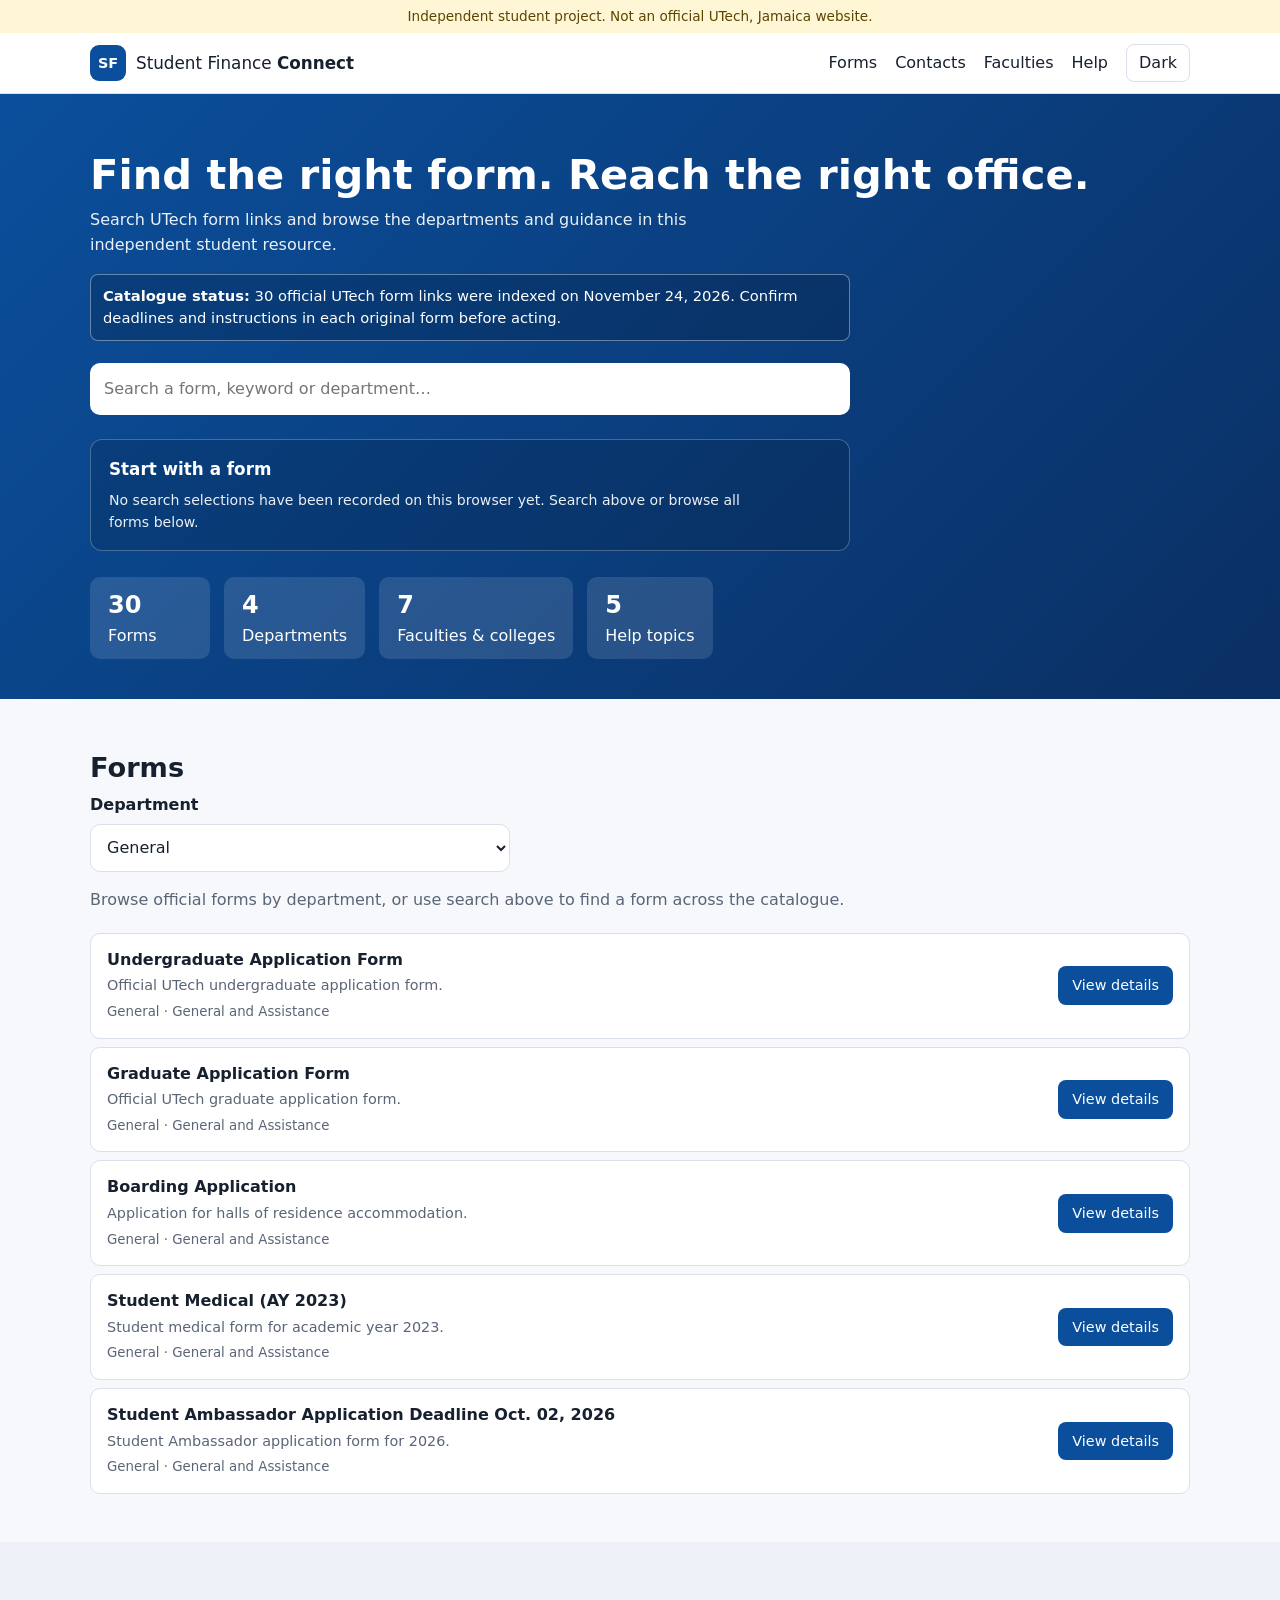
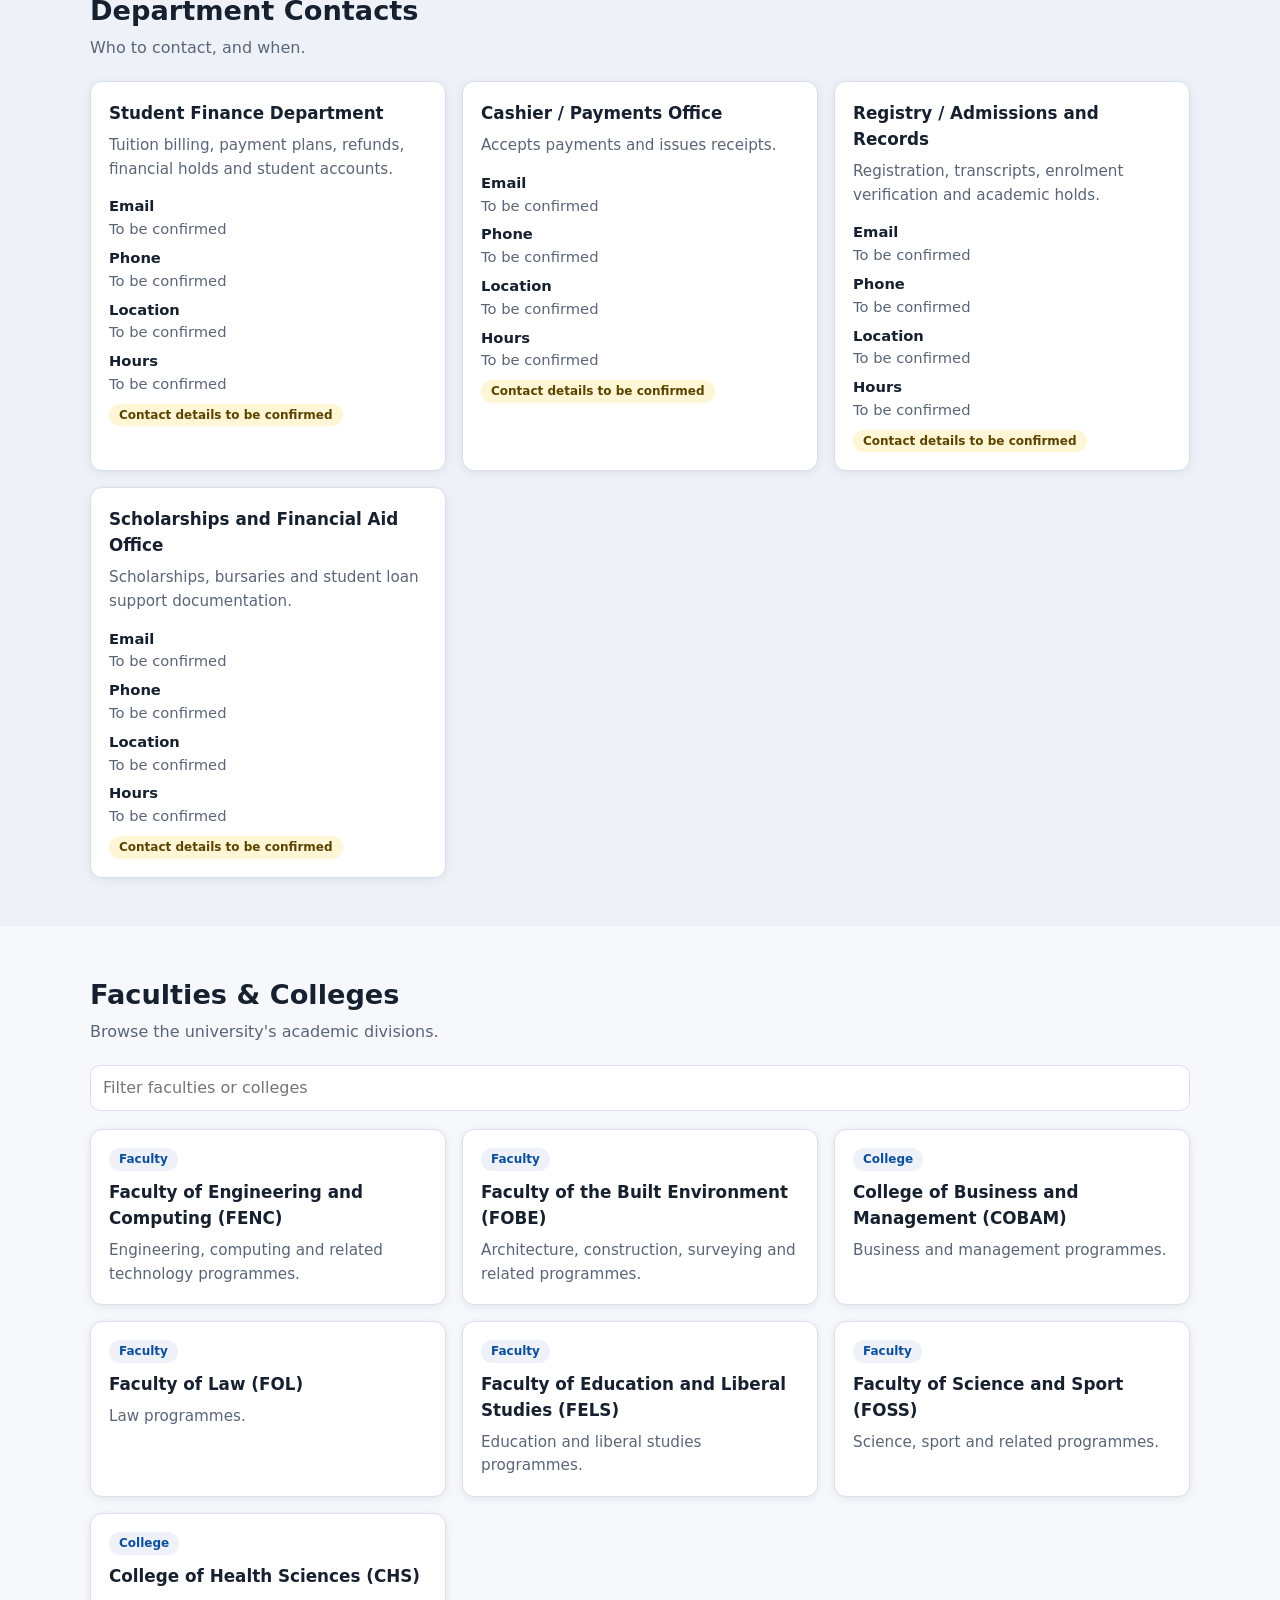
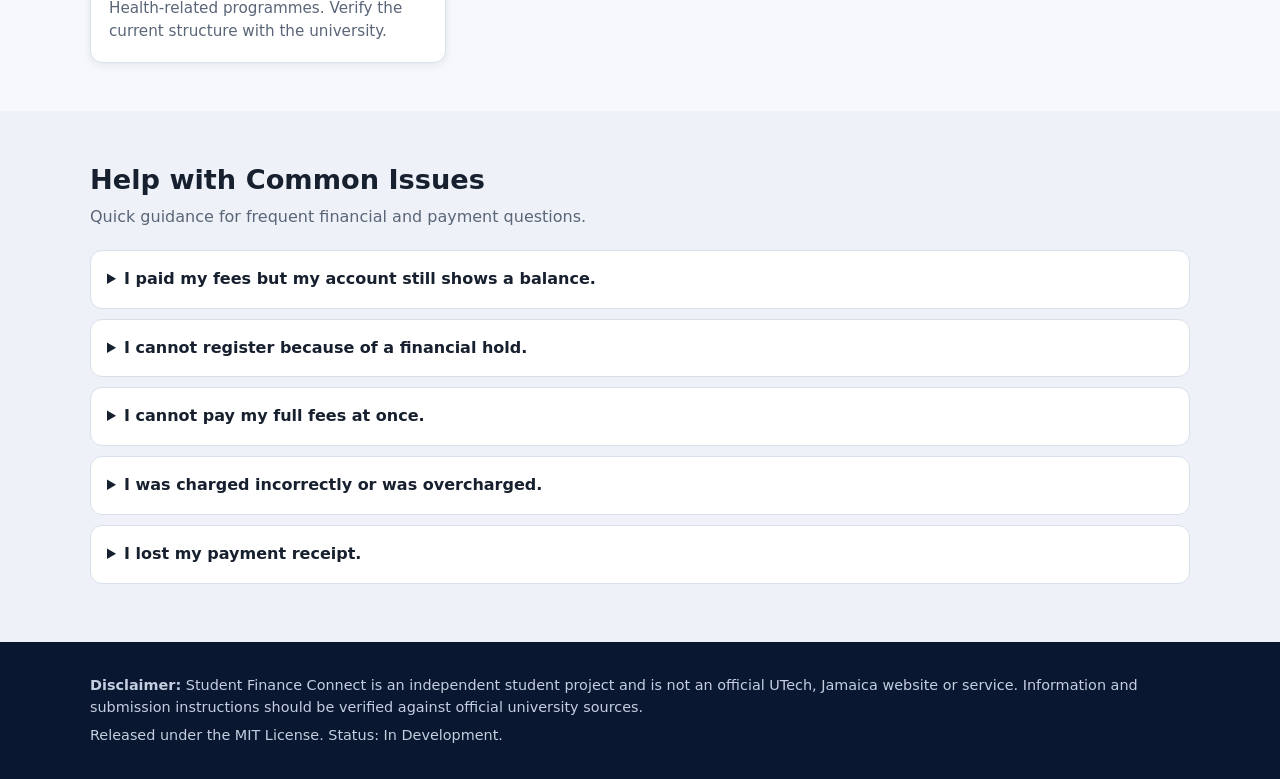
<file: index.html>
<!DOCTYPE html>
<html lang="en">
<head>
  <meta charset="UTF-8">
  <meta name="viewport" content="width=device-width, initial-scale=1">
  <meta name="description" content="Student Finance Connect: an independent student-built portal for finding Student Finance forms, departments and guidance at UTech, Jamaica.">
  <title>Student Finance Connect</title>
  <link rel="stylesheet" href="css/style.css">
</head>
<body>
  <a class="skip" href="#main">Skip to content</a>

  <div class="banner" role="note">
    Independent student project. Not an official UTech, Jamaica website.
  </div>

  <header class="site-header">
    <div class="wrap header-inner">
      <a class="brand" href="#home" aria-label="Student Finance Connect home">
        <span class="logo" aria-hidden="true">SF</span>
        <span>Student Finance <strong>Connect</strong></span>
      </a>
      <button class="menu-btn" id="menuBtn" aria-expanded="false" aria-controls="nav">Menu</button>
      <nav id="nav" class="nav" aria-label="Main">
        <a href="#forms">Forms</a>
        <a href="#departments">Contacts</a>
        <a href="#faculties">Faculties</a>
        <a href="#help">Help</a>
        <button id="themeBtn" class="theme-btn" aria-label="Toggle dark mode">Dark</button>
      </nav>
    </div>
  </header>

  <main id="main">
    <section id="home" class="hero">
      <div class="wrap">
        <h1>Find the right form. Reach the right office.</h1>
        <p>Search UTech form links and browse the departments and guidance in this independent student resource.</p>
        <p class="catalogue-status" role="note"><strong>Catalogue status:</strong> 30 official UTech form links were indexed on November 24, 2026. Confirm deadlines and instructions in each original form before acting.</p>
        <div class="search" role="search">
          <label for="globalSearch" class="sr">Search forms and departments</label>
          <input id="globalSearch" type="search" placeholder="Search a form, keyword or department…" autocomplete="off" aria-controls="searchResults" aria-autocomplete="list">
          <button type="button" id="clearSearch" hidden aria-label="Clear search">Clear</button>
        </div>
        <div id="searchResults" class="search-results" aria-live="polite" hidden></div>
        <div id="popularForm" class="popular-form"></div>
        <div class="stats" id="stats"></div>
      </div>
    </section>

    <section id="forms" class="section">
      <div class="wrap">
        <h2>Forms</h2>
        <div class="form-directory-controls">
          <label for="formDepartment">Department</label>
          <select id="formDepartment" aria-controls="formsGrid"></select>
        </div>
        <p class="lead">Browse official forms by department, or use search above to find a form across the catalogue.</p>
        <div id="formsGrid" class="compact-list" aria-live="polite"></div>
      </div>
    </section>

    <section id="departments" class="section alt">
      <div class="wrap">
        <h2>Department Contacts</h2>
        <p class="lead">Who to contact, and when.</p>
        <div id="deptGrid" class="grid"></div>
      </div>
    </section>

    <section id="faculties" class="section">
      <div class="wrap">
        <h2>Faculties &amp; Colleges</h2>
        <p class="lead">Browse the university's academic divisions.</p>
        <div class="toolbar">
          <label class="sr" for="facultyFilter">Filter faculties</label>
          <input id="facultyFilter" type="search" placeholder="Filter faculties or colleges">
        </div>
        <div id="facultyGrid" class="grid"></div>
      </div>
    </section>

    <section id="help" class="section alt">
      <div class="wrap">
        <h2>Help with Common Issues</h2>
        <p class="lead">Quick guidance for frequent financial and payment questions.</p>
        <div id="faq" class="faq"></div>
      </div>
    </section>
  </main>

  <footer class="site-footer">
    <div class="wrap">
      <p><strong>Disclaimer:</strong> Student Finance Connect is an independent student project and is not an official UTech, Jamaica website or service. Information and submission instructions should be verified against official university sources.</p>
      <p>Released under the MIT License. Status: In Development.</p>
    </div>
  </footer>

  <div class="modal" id="modal" hidden>
    <div class="modal-card" role="dialog" aria-modal="true" aria-labelledby="modalTitle">
      <button class="close" id="modalClose" aria-label="Close">&times;</button>
      <div id="modalBody"></div>
    </div>
  </div>

  <script type="module" src="js/app.js"></script>
</body>
</html>
</file>
<file: css/style.css>
:root {
  --bg: #f6f8fb;
  --surface: #ffffff;
  --alt: #eef2f8;
  --text: #17202e;
  --muted: #5a6577;
  --brand: #0b4f9c;
  --brand-2: #e8a400;
  --border: #d9e0ea;
  --warn-bg: #fff6d6;
  --warn-text: #5c4400;
  --radius: 12px;
  --shadow: 0 2px 10px rgba(15, 30, 60, .08);
}
[data-theme="dark"] {
  --bg: #0f1520;
  --surface: #172033;
  --alt: #131b2b;
  --text: #e8edf5;
  --muted: #9aa7bc;
  --brand: #6fb0ff;
  --border: #27344d;
  --warn-bg: #3a2f08;
  --warn-text: #ffe69a;
  --shadow: none;
}

* { box-sizing: border-box; }
html { scroll-behavior: smooth; scroll-padding-top: 76px; }
body {
  margin: 0;
  font-family: system-ui, -apple-system, "Segoe UI", Roboto, Arial, sans-serif;
  background: var(--bg);
  color: var(--text);
  line-height: 1.55;
}
.wrap { width: min(1100px, 92%); margin: 0 auto; }
.sr { position: absolute; width: 1px; height: 1px; overflow: hidden; clip: rect(0 0 0 0); }
.skip { position: absolute; left: -999px; }
.skip:focus { left: 8px; top: 8px; background: #fff; padding: 8px; z-index: 100; }

.banner {
  background: var(--warn-bg);
  color: var(--warn-text);
  text-align: center;
  font-size: .85rem;
  padding: 6px 12px;
}

.site-header {
  position: sticky; top: 0; z-index: 50;
  background: var(--surface);
  border-bottom: 1px solid var(--border);
}
.header-inner { display: flex; align-items: center; justify-content: space-between; min-height: 60px; gap: 12px; }
.brand { display: flex; align-items: center; gap: 10px; text-decoration: none; color: var(--text); font-size: 1.05rem; }
.logo {
  display: grid; place-items: center;
  width: 36px; height: 36px; border-radius: 9px;
  background: var(--brand); color: #fff; font-weight: 700; font-size: .9rem;
}
.nav { display: flex; align-items: center; gap: 18px; }
.nav a { color: var(--text); text-decoration: none; font-weight: 500; }
.nav a:hover { color: var(--brand); }
.menu-btn { display: none; }
button, select, input { font: inherit; }
.theme-btn, .menu-btn {
  background: transparent; color: var(--text);
  border: 1px solid var(--border); border-radius: 8px;
  padding: 6px 12px; cursor: pointer;
}

.hero {
  background: linear-gradient(135deg, #0b4f9c, #0a2f63);
  color: #fff;
  padding: 56px 0 40px;
}
.hero h1 { margin: 0 0 8px; font-size: clamp(1.7rem, 4vw, 2.6rem); line-height: 1.2; }
.hero p { margin: 0 0 22px; max-width: 640px; opacity: .92; }
.hero .catalogue-status {
  margin: -6px 0 22px;
  max-width: 760px;
  opacity: 1;
  padding: 10px 12px;
  border: 1px solid rgba(255,255,255,.38);
  border-radius: 8px;
  background: rgba(0,0,0,.16);
  font-size: .92rem;
}
.search { display: flex; gap: 8px; max-width: 640px; }
.search input {
  flex: 1; padding: 12px 14px; border-radius: 10px; border: 0; font-size: 1rem;
}
.search button {
  background: var(--brand-2); color: #1a1300; border: 0;
  padding: 0 20px; border-radius: 10px; font-weight: 600; cursor: pointer;
}
.search-results { max-width: 640px; margin-top: 10px; }
.result {
  display: block; width: 100%; text-align: left;
  background: rgba(255,255,255,.12); color: #fff;
  border: 1px solid rgba(255,255,255,.25); border-radius: 10px;
  padding: 10px 12px; margin-top: 6px; cursor: pointer;
}
.result:hover { background: rgba(255,255,255,.22); }
.result small { opacity: .8; display: block; }
.stats { display: flex; flex-wrap: wrap; gap: 14px; margin-top: 26px; }
.stat {
  background: rgba(255,255,255,.12); border-radius: 10px;
  padding: 10px 18px; min-width: 120px;
}
.stat b { font-size: 1.5rem; display: block; }

.section { padding: 48px 0; }
.section.alt { background: var(--alt); }
.section h2 { margin: 0 0 4px; font-size: 1.7rem; }
.lead { color: var(--muted); margin: 0 0 20px; }

.toolbar { display: flex; flex-wrap: wrap; gap: 10px; margin-bottom: 18px; }
.toolbar input, .toolbar select {
  padding: 10px 12px; border-radius: 10px;
  border: 1px solid var(--border); background: var(--surface); color: var(--text);
}
.toolbar input { flex: 1; min-width: 220px; }

.grid { display: grid; grid-template-columns: repeat(auto-fill, minmax(280px, 1fr)); gap: 16px; }
.card {
  background: var(--surface); border: 1px solid var(--border);
  border-radius: var(--radius); padding: 18px; box-shadow: var(--shadow);
  display: flex; flex-direction: column; gap: 8px;
}
.card h3 { margin: 0; font-size: 1.05rem; }
.card p { margin: 0; color: var(--muted); font-size: .95rem; }
.card .actions { margin-top: auto; padding-top: 8px; display: flex; gap: 8px; flex-wrap: wrap; }
.tag {
  align-self: flex-start;
  background: var(--alt); color: var(--brand);
  font-size: .75rem; font-weight: 600;
  padding: 2px 10px; border-radius: 999px;
}
.tag.warn { background: var(--warn-bg); color: var(--warn-text); }
.btn {
  background: var(--brand); color: #fff; border: 0; border-radius: 8px;
  padding: 8px 14px; cursor: pointer; text-decoration: none; font-size: .9rem;
}
[data-theme="dark"] .btn { color: #0b1220; }
.btn.ghost { background: transparent; color: var(--brand); border: 1px solid var(--border); }
.empty { color: var(--muted); padding: 20px; text-align: center; grid-column: 1 / -1; }
dl { margin: 0; font-size: .92rem; }
dt { font-weight: 600; margin-top: 6px; }
dd { margin: 0; color: var(--muted); }

.faq details {
  background: var(--surface); border: 1px solid var(--border);
  border-radius: var(--radius); margin-bottom: 10px; padding: 4px 16px;
}
.faq summary { cursor: pointer; font-weight: 600; padding: 12px 0; }
.faq ol { margin: 0 0 12px; padding-left: 20px; color: var(--muted); }
.faq p { color: var(--muted); }

.modal {
  position: fixed; inset: 0; background: rgba(0,0,0,.55);
  display: grid; place-items: center; padding: 16px; z-index: 100;
}
.modal[hidden] { display: none; }
.modal-card {
  background: var(--surface); border-radius: var(--radius);
  max-width: 620px; width: 100%; max-height: 90vh; overflow: auto;
  padding: 24px; position: relative;
}
.modal-card h3 { margin-top: 0; padding-right: 30px; }
.modal-card ul { padding-left: 20px; color: var(--muted); }
.close {
  position: absolute; top: 10px; right: 12px;
  background: none; border: 0; font-size: 1.8rem; cursor: pointer; color: var(--text);
}
.notice {
  background: var(--warn-bg); color: var(--warn-text);
  border-radius: 8px; padding: 10px 12px; font-size: .88rem; margin: 12px 0;
}

.site-footer { background: #0a1730; color: #c4cee0; padding: 26px 0; font-size: .9rem; }
.site-footer p { margin: 6px 0; }

:focus-visible { outline: 3px solid var(--brand-2); outline-offset: 2px; }

@media (max-width: 760px) {
  .menu-btn { display: block; }
  .nav {
    display: none; position: absolute; top: 100%; left: 0; right: 0;
    flex-direction: column; align-items: flex-start;
    background: var(--surface); padding: 14px 4%; border-bottom: 1px solid var(--border);
  }
  .nav.open { display: flex; }
}
@media print {
  .site-header, .hero, .toolbar, .banner, .site-footer, main { display: none; }
  .modal { position: static; background: none; }
  .close, .modal .btn { display: none; }
}

/* Search-first discovery and compact directory rows */
.search { position: relative; max-width: 760px; }
.search input { min-width: 0; min-height: 52px; }
.search button { background: transparent; color: var(--text); border: 1px solid var(--border); padding: 8px 14px; }
.search-results { max-width: 760px; position: relative; z-index: 5; margin-top: 8px; }
.search-results[hidden] { display: none; }
.suggestion-list { background: var(--surface); color: var(--text); border: 1px solid var(--border); border-radius: 12px; overflow: hidden; box-shadow: var(--shadow); }
.result { display: block; width: 100%; text-align: left; color: var(--text); background: var(--surface); border: 0; border-bottom: 1px solid var(--border); border-radius: 0; padding: 12px 14px; margin: 0; cursor: pointer; }
.result:last-child { border-bottom: 0; }
.result:hover, .result:focus-visible { background: var(--alt); }
.result small { display: block; color: var(--muted); margin-top: 3px; }
.result mark { color: inherit; background: #ffe49a; border-radius: 2px; }
.show-more { margin-top: 8px; border: 1px solid var(--border); border-radius: 8px; background: var(--surface); color: var(--text); padding: 8px 12px; cursor: pointer; }
.popular-form { max-width: 760px; margin-top: 24px; padding: 16px 18px; border: 1px solid rgba(255,255,255,.25); border-radius: 12px; background: rgba(0,0,0,.13); }
.popular-form h2 { margin: 0 0 8px; font-size: 1.05rem; }
.popular-form h2 small { font-weight: 400; opacity: .8; }
.popular-form p { margin: 6px 0 0; font-size: .88rem; }
.popular-form .form-row { background: rgba(255,255,255,.1); border-color: rgba(255,255,255,.25); color: #fff; }
.popular-form .form-row p, .popular-form .form-row small { color: rgba(255,255,255,.82); }
.popular-form .privacy-note { opacity: .8; }
.form-row { display: flex; align-items: center; justify-content: space-between; gap: 16px; padding: 14px 16px; border: 1px solid var(--border); border-radius: 10px; background: var(--surface); }
.form-row + .form-row { margin-top: 8px; }
.form-row h3 { font-size: 1rem; margin: 0; }
.form-row p { color: var(--muted); font-size: .9rem; margin: 2px 0; }
.form-row small { color: var(--muted); }
.form-row .btn { flex: 0 0 auto; }
.department-choices { display: grid; grid-template-columns: repeat(auto-fit, minmax(min(100%, 230px), 1fr)); gap: 10px; }
.department-choice { min-height: 68px; display: flex; flex-direction: column; align-items: flex-start; justify-content: center; gap: 3px; text-align: left; padding: 12px 14px; background: var(--surface); color: var(--text); border: 1px solid var(--border); border-radius: 10px; cursor: pointer; }
.department-choice:hover, .department-choice.selected { border-color: var(--brand); }
.department-choice span { font-weight: 650; }
.department-choice small, .privacy-note { color: var(--muted); }
.department-forms { margin-top: 16px; }
.department-heading { display: flex; align-items: center; gap: 14px; margin-bottom: 12px; }
.department-heading h3, .department-heading p { margin: 0; }
.department-heading p { color: var(--muted); }
@media (max-width: 600px) {
  .hero { padding: 30px 0 28px; }
  .hero p { margin-bottom: 14px; }
  .hero .catalogue-status { margin: 0 0 16px; font-size: .86rem; }
  .search { display: flex; gap: 6px; }
  .search input { width: 100%; padding: 11px; }
  .search button { padding: 6px 9px; }
  .stats { gap: 8px; margin-top: 18px; }
  .stat { min-width: calc(50% - 4px); padding: 8px 12px; }
  .section { padding: 34px 0; }
  .form-row { align-items: flex-start; padding: 12px; gap: 8px; }
  .form-row .btn { padding: 8px 10px; }
  .department-heading { align-items: flex-start; flex-direction: column; }
  .modal { padding: 8px; place-items: end center; }
  .modal-card { max-height: 94vh; padding: 20px 16px; border-radius: 14px 14px 0 0; }
}

.form-directory-controls { display: grid; gap: 6px; width: min(100%, 420px); margin: 0 0 16px; }
.form-directory-controls label { font-weight: 650; }
.form-directory-controls select { width: 100%; min-height: 48px; padding: 10px 40px 10px 12px; border: 1px solid var(--border); border-radius: 10px; background: var(--surface); color: var(--text); font: inherit; cursor: pointer; }
.form-directory-controls select:focus-visible { outline: 3px solid var(--brand-2); outline-offset: 2px; }
.form-row { transition: border-color .15s ease, background-color .15s ease; }
.form-row:hover { border-color: var(--brand); }
@media (max-width: 600px) {
  .form-directory-controls { width: 100%; }
  .form-row { min-width: 0; }
  .form-row > div { min-width: 0; overflow-wrap: anywhere; }
  .form-row .btn { min-height: 42px; }
}
</file>
